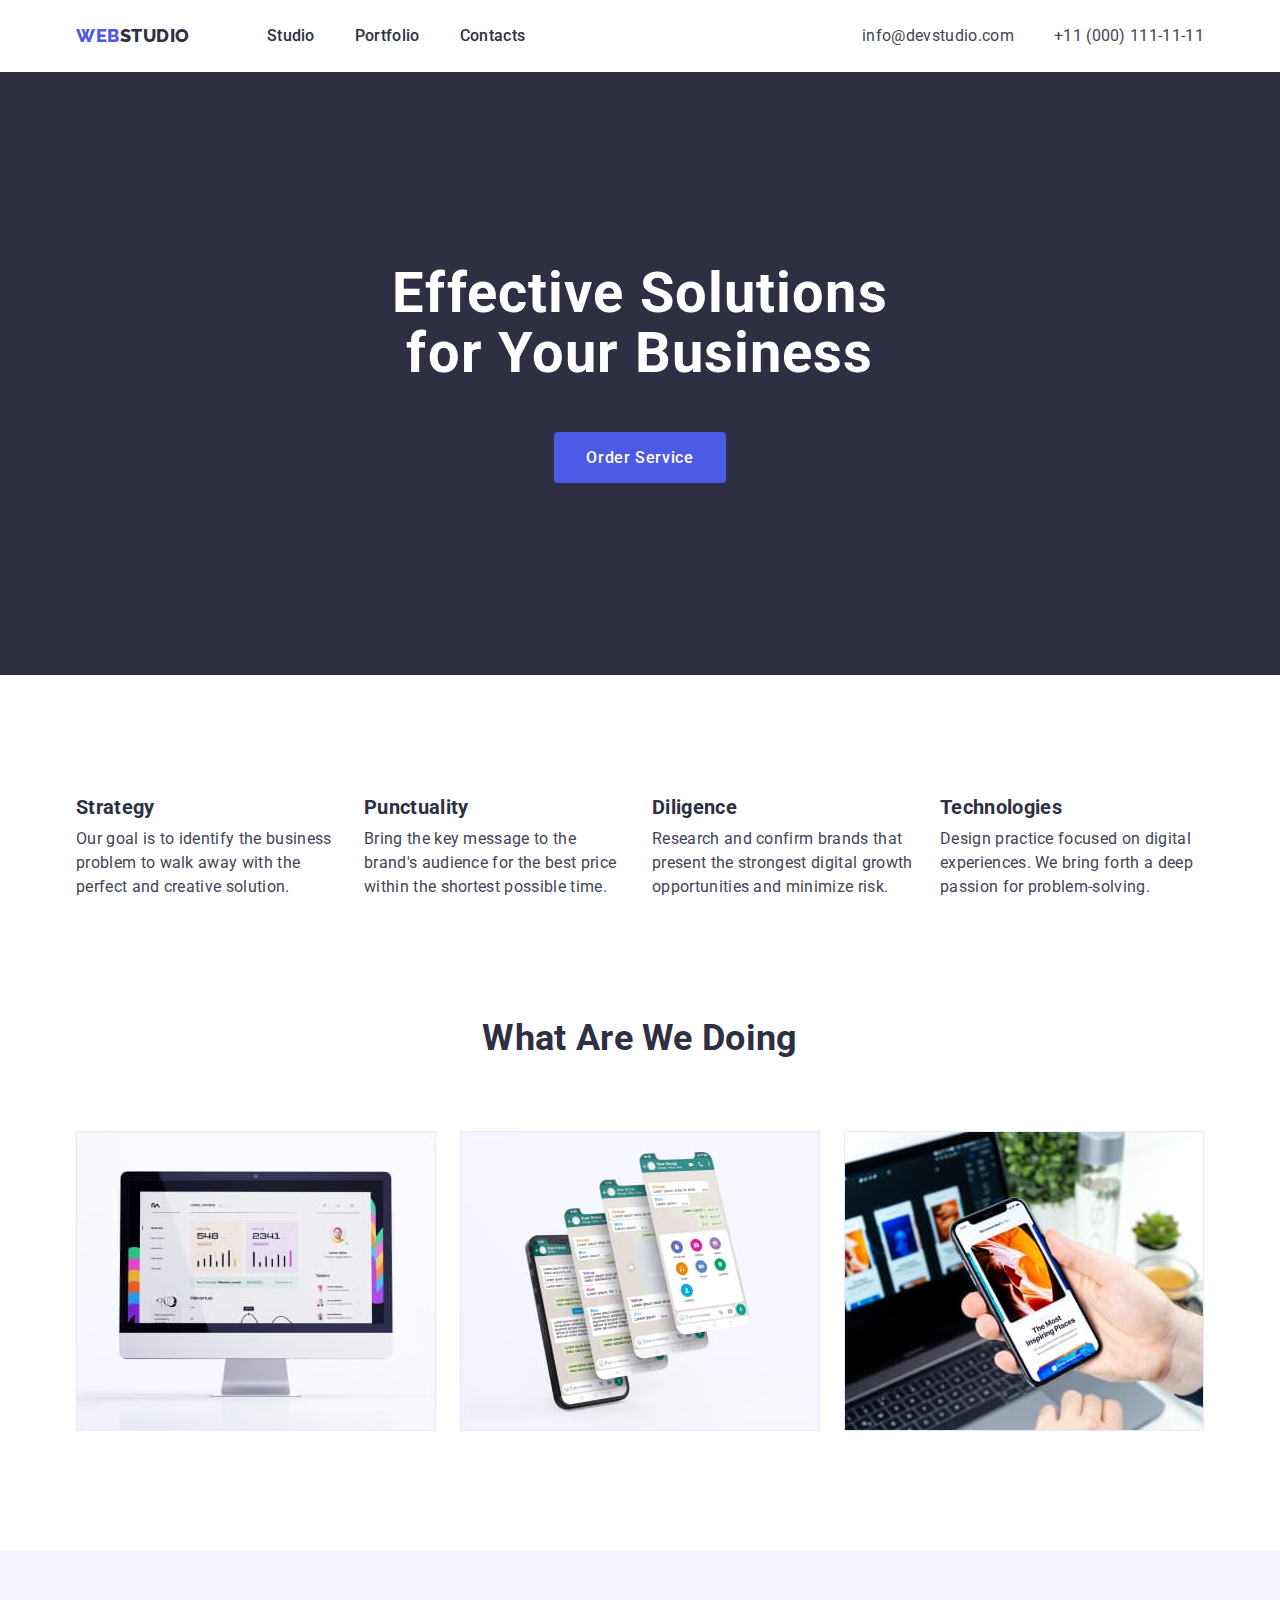
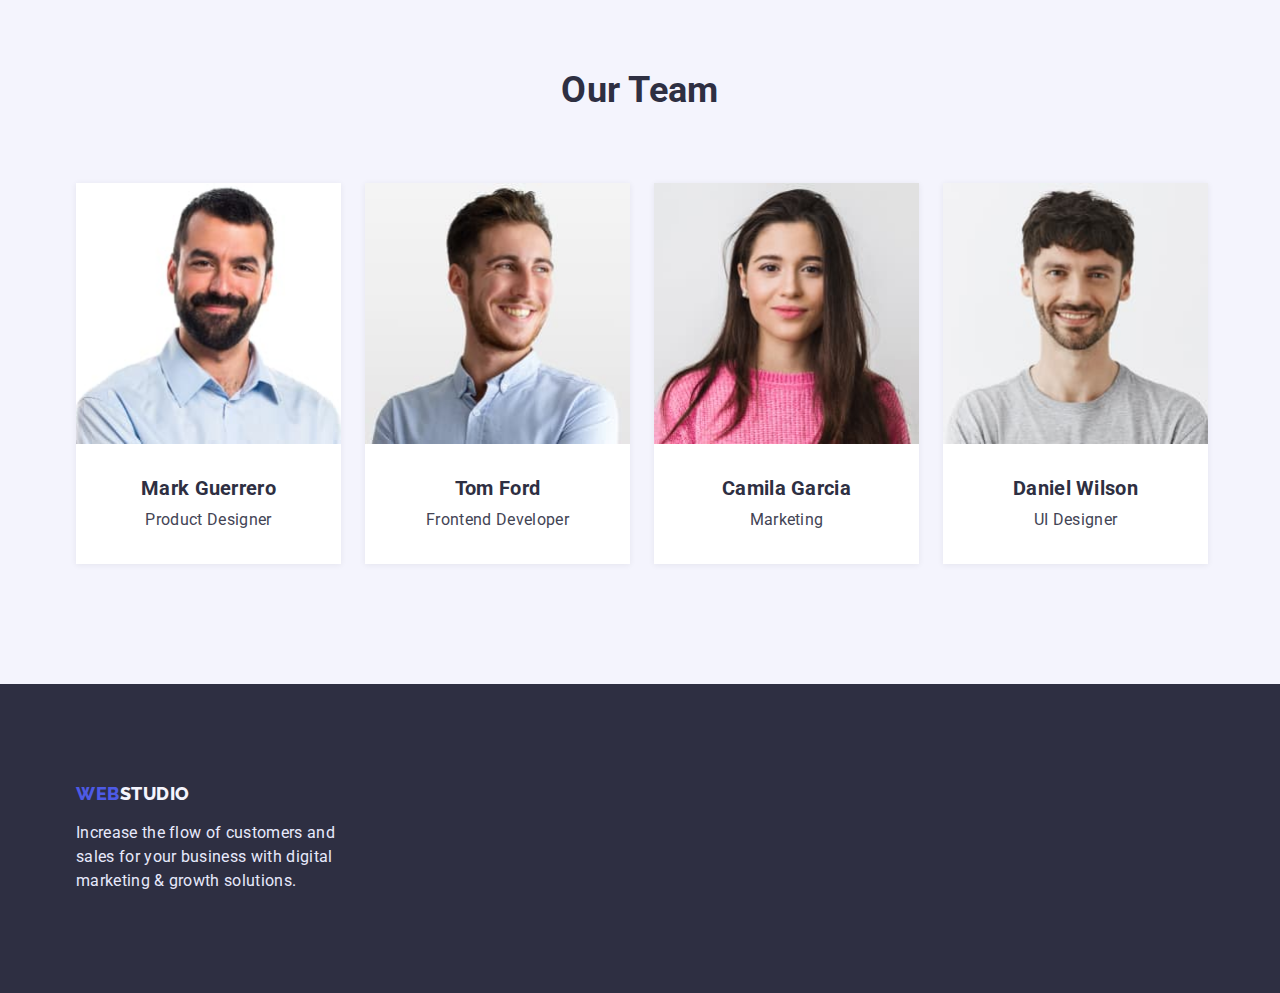
<file: index.html>
<!DOCTYPE html>
<html lang="en">
  <head>
    <meta charset="UTF-8" />
    <meta http-equiv="X-UA-Compatible" content="IE=edge" />
    <meta name="viewport" content="width=device-width, initial-scale=1.0" />
    <title>Webstudio</title>
    <link rel="preconnect" href="https://fonts.googleapis.com" />
    <link rel="preconnect" href="https://fonts.gstatic.com" crossorigin />
    <link
      href="https://fonts.googleapis.com/css2?family=Raleway:wght@700;800&family=Roboto:wght@400;500;700;900&display=swap"
      rel="stylesheet"
    />
    <link
      rel="stylesheet"
      href="https://cdn.jsdelivr.net/npm/modern-normalize@1.1.0/modern-normalize.min.css"
    />
    <link rel="stylesheet" href="./css/styles.css" />
  </head>
  <body>
    <!---INFO HEADER-->
    <header class="page-header">
      <div class="container page-header-container">
        <nav class="page-nav">
          <a class="logo-link link" href="./index.html"
            >Web<span class="logo-navy-blue">studio</span></a
          >
          <ul class="menu list">
            <li class="menu-item">
              <a class="menu-link link" href="">Studio</a>
            </li>
            <li class="menu-item">
              <a class="menu-link link" href="./portfolio.html">Portfolio</a>
            </li>
            <li class="menu-item">
              <a class="menu-link link" href="">Contacts</a>
            </li>
          </ul>
        </nav>
        <ul class="contact-information list">
          <li class="mail menu-contact">
            <a class="mail-adress link" href="mailto:info@devstudio.com"
              >info@devstudio.com</a
            >
          </li>
          <li class="tel menu-contact">
            <a class="phone-number link" href="tel:+110001111111"
              >+11 (000) 111-11-11</a
            >
          </li>
        </ul>
      </div>
    </header>

    <!--HERO-->
    <main>
      <section class="hero">
        <div class="container">
          <h1 class="hero-title">Effective Solutions for Your Business</h1>
          <button class="button-order" type="button">Order Service</button>
        </div>
      </section>

      <!--SECTION 1 FEATURE-->
      <section class="section-feature">
        <div class="container">
          <h2 class="visually-hidden titel">Feature</h2>
          <ul class="list feature-list">
            <li class="feature-item">
              <h3 class="subtitle">Strategy</h3>
              <p class="text">
                Our goal is to identify the business problem to walk away with
                the perfect and creative solution.
              </p>
            </li>
            <li class="feature-item">
              <h3 class="subtitle">Punctuality</h3>
              <p class="text">
                Bring the key message to the brand's audience for the best price
                within the shortest possible time.
              </p>
            </li>
            <li class="feature-item">
              <h3 class="subtitle">Diligence</h3>
              <p class="text">
                Research and confirm brands that present the strongest digital
                growth opportunities and minimize risk.
              </p>
            </li>
            <li class="feature-item">
              <h3 class="subtitle">Technologies</h3>
              <p class="text">
                Design practice focused on digital experiences. We bring forth a
                deep passion for problem-solving.
              </p>
            </li>
          </ul>
        </div>
      </section>

      <!--SECTION 2 WHAT ARE WE DOING-->
      <section class="section">
        <div class="container">
          <h2 class="titel">What are we doing</h2>
          <ul class="list work">
            <li>
              <img
                src="./images/monitorscreen.jpg"
                alt="computer screen"
                width="360"
              />
            </li>
            <li>
              <img
                src="./images/phonescreen.jpg"
                alt="mobile phone interface"
                width="360"
              />
            </li>
            <li>
              <img
                src="./images/phoneinheand.jpg"
                alt="phone in heand"
                width="360"
              />
            </li>
          </ul>
        </div>
      </section>

      <!--SECTION 3 ABOUT OUR TEAM-->
      <section class="team section">
        <div class="container">
          <h2 class="titel">Our Team</h2>
          <ul class="list team-members">
            <li class="team-list">
              <img
                src="./images/markguerrero.jpg"
                alt="Mark Guerrero photo"
                width="265"
              />
              <div class="team-name">
                <h3 class="subtitle">Mark Guerrero</h3>
                <p class="text">Product Designer</p>
              </div>
            </li>
            <li class="team-list">
              <img
                src="./images/tomford.jpg"
                alt="Tom Ford photo"
                width="265"
              />
              <div class="team-name">
                <h3 class="subtitle">Tom Ford</h3>
                <p class="text">Frontend Developer</p>
              </div>
            </li>
            <li class="team-list">
              <img
                src="./images/camilagarcia.jpg"
                alt="Camila Garcia photo"
                width="265"
              />
              <div class="team-name">
                <h3 class="subtitle">Camila Garcia</h3>
                <p class="text">Marketing</p>
              </div>
            </li>
            <li class="team-list">
              <img
                src="./images/danielwilson.jpg"
                alt="Mark Guerrero photo"
                width="265"
              />
              <div class="team-name">
                <h3 class="subtitle">Daniel Wilson</h3>
                <p class="text">UI Designer</p>
              </div>
            </li>
          </ul>
        </div>
      </section>
    </main>

    <!--FOOTER PART-->
    <footer class="footer">
      <div class="container">
        <div class="footer-size">
          <a class="logo-link link logo-block" href="./index.html">
            Web<span class="logo-cloud-color">studio</span></a
          >
          <p class="footer-text">
            Increase the flow of customers and sales for your business with
            digital marketing & growth solutions.
          </p>
        </div>
      </div>
    </footer>
  </body>
</html>
</file>
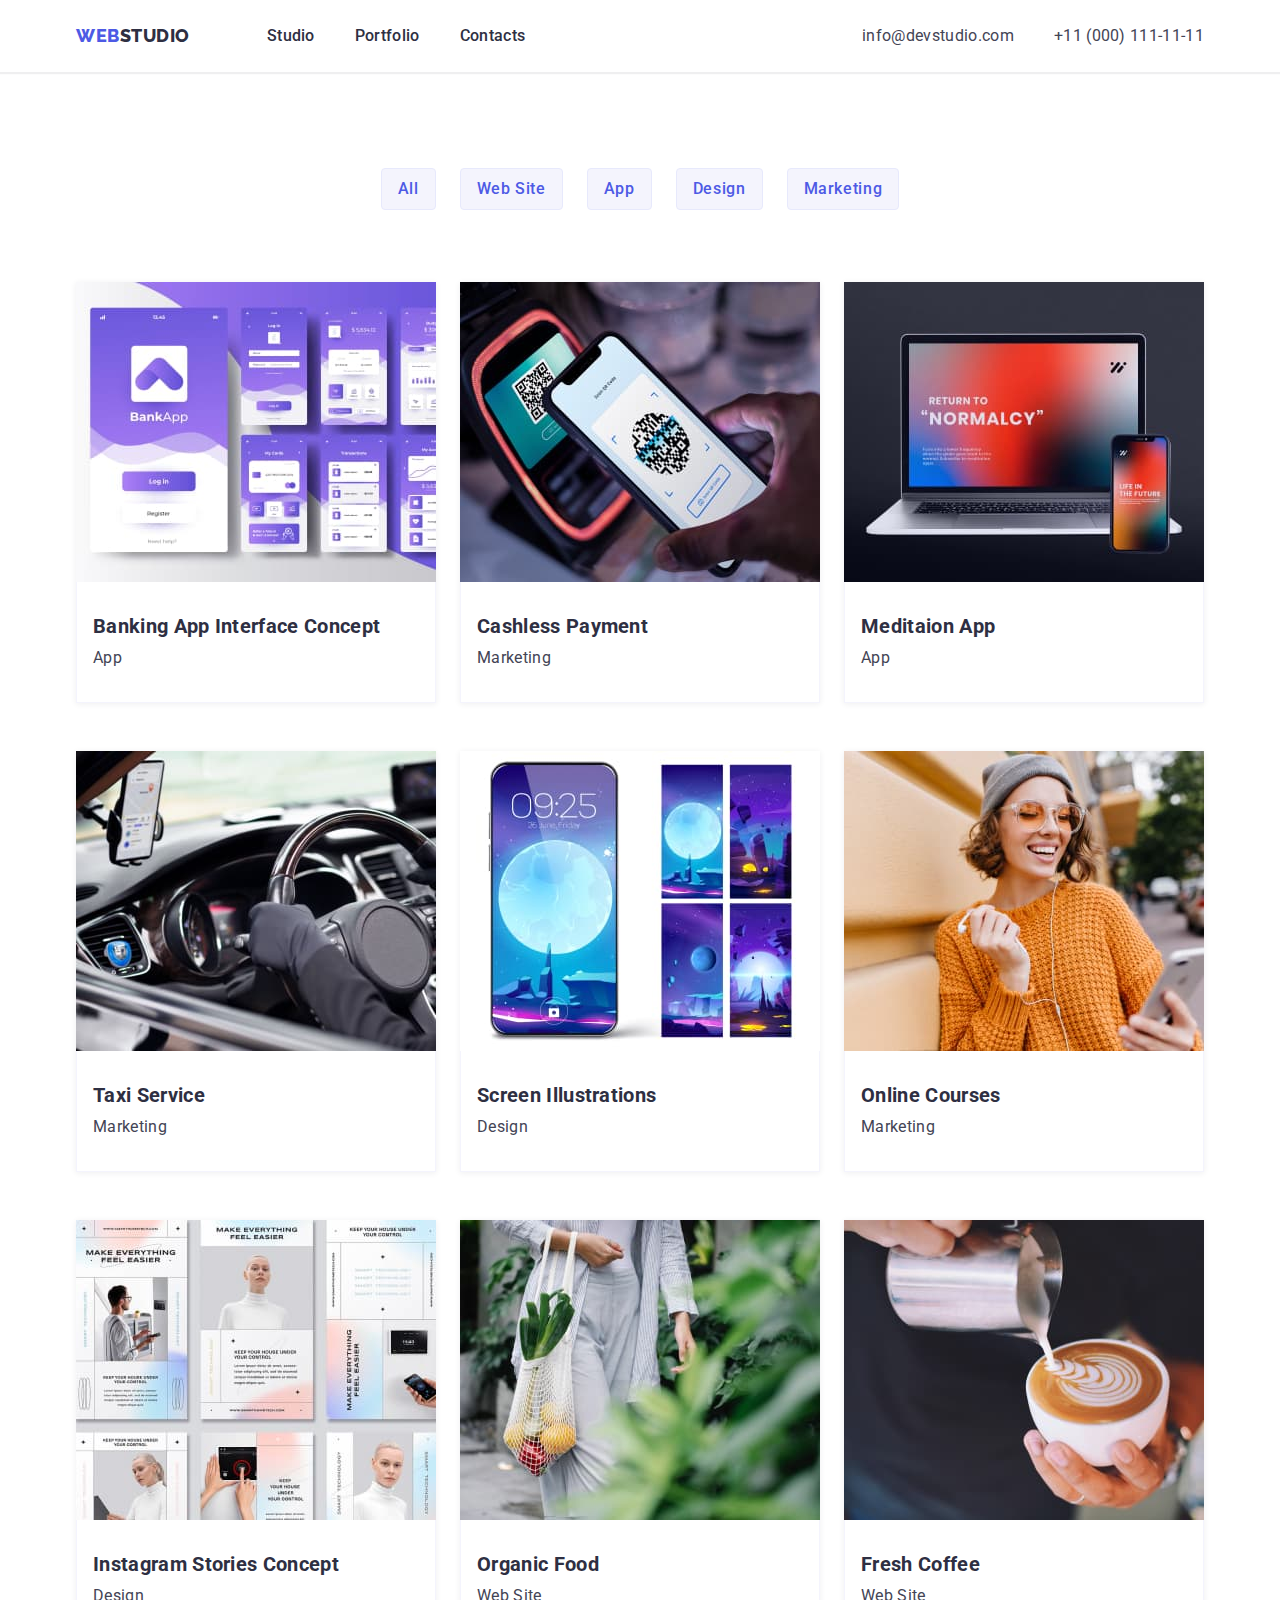
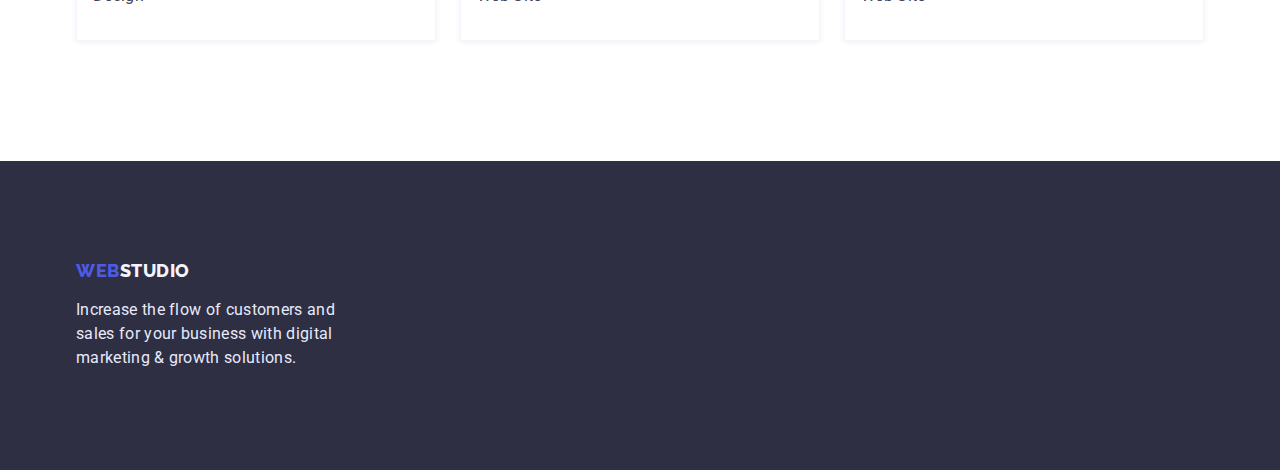
<file: portfolio.html>
<!DOCTYPE html>
<html lang="en">
  <head>
    <meta charset="UTF-8" />
    <meta http-equiv="X-UA-Compatible" content="IE=edge" />
    <meta name="viewport" content="width=device-width, initial-scale=1.0" />
    <title>Portfolio</title>
    <link rel="preconnect" href="https://fonts.googleapis.com" />
    <link rel="preconnect" href="https://fonts.gstatic.com" crossorigin />
    <link
      href="https://fonts.googleapis.com/css2?family=Raleway:wght@700;800&family=Roboto:wght@400;500;700;900&display=swap"
      rel="stylesheet"
    />
    <link
      rel="stylesheet"
      href="https://cdn.jsdelivr.net/npm/modern-normalize@1.1.0/modern-normalize.min.css"
    />
    <link rel="stylesheet" href="./css/styles.css" />
  </head>
  <body>
    <!---INFO HEADER-->
    <header class="page-header">
      <div class="container page-header-container">
        <nav class="page-nav">
          <a class="logo-link link" href="./index.html"
            >Web<span class="logo-navy-blue">studio</span></a
          >
          <ul class="menu list">
            <li class="menu-item">
              <a class="menu-link link" href="./index.html">Studio</a>
            </li>
            <li class="menu-item">
              <a class="menu-link link" href="">Portfolio</a>
            </li>
            <li class="menu-item">
              <a class="menu-link link" href="">Contacts</a>
            </li>
          </ul>
        </nav>
        <ul class="contact-information list">
          <li class="mail menu-contact">
            <a class="mail-adress link" href="mailto:info@devstudio.com"
              >info@devstudio.com</a
            >
          </li>
          <li class="tel menu-contact">
            <a class="phone-number link" href="tel:+110001111111"
              >+11 (000) 111-11-11</a
            >
          </li>
        </ul>
      </div>
    </header>

    <!--MAIN FILTERS LIST-->
    <main>
      <section>
        <div class="container">
          <h1 class="portfolio-title visually-hidden">Our product</h1>
          <ul class="list filters-list-item">
            <li>
              <button type="button" class="filters-list">All</button>
            </li>
            <li>
              <button type="button" class="filters-list">Web Site</button>
            </li>
            <li>
              <button type="button" class="filters-list">App</button>
            </li>
            <li>
              <button type="button" class="filters-list">Design</button>
            </li>
            <li>
              <button type="button" class="filters-list">Marketing</button>
            </li>
          </ul>

          <!--MAIN CONTENT PICTURES-->
          <ul class="list portfolio-list">
            <li class="portfolio-list-card">
              <img
                src="./images/banking-app.jpg"
                alt="Banking App Interface"
                width="360"
                height="300"
              />
              <div class="portfolio-card-text">
                <h2 class="subtitle">Banking App Interface Concept</h2>
                <p class="text">App</p>
              </div>
            </li>
            <li class="portfolio-list-card">
              <img
                src="./images/cashless-payment.jpg"
                alt="Phone scans QR code"
                width="360"
                height="300"
              />
              <div class="portfolio-card-text">
                <h2 class="subtitle">Cashless Payment</h2>
                <p class="text">Marketing</p>
              </div>
            </li>
            <li class="portfolio-list-card">
              <img
                src="./images/meditaion-app.jpg"
                alt="Lap top and phone"
                width="360"
                height="300"
              />
              <div class="portfolio-card-text">
                <h2 class="subtitle">Meditaion App</h2>
                <p class="text">App</p>
              </div>
            </li>
            <li class="portfolio-list-card">
              <img
                src="./images/taxi-service.jpg"
                alt="Interior in the car"
                width="360"
                height="300"
              />
              <div class="portfolio-card-text">
                <h2 class="subtitle">Taxi Service</h2>
                <p class="text">Marketing</p>
              </div>
            </li>
            <li class="portfolio-list-card">
              <img
                src="./images/screen-illustration.jpg"
                alt="Phone screen"
                width="360"
                height="300"
              />
              <div class="portfolio-card-text">
                <h2 class="subtitle">Screen Illustrations</h2>
                <p class="text">Design</p>
              </div>
            </li>
            <li class="portfolio-list-card">
              <img
                src="./images/online-courses.jpg"
                alt="Girl with a phone"
                width="360"
                height="300"
              />
              <div class="portfolio-card-text">
                <h2 class="subtitle">Online Courses</h2>
                <p class="text">Marketing</p>
              </div>
            </li>
            <li class="portfolio-list-card">
              <img
                src="./images/insta-stories.jpg"
                alt="Designer paintings"
                width="360"
                height="300"
              />
              <div class="portfolio-card-text">
                <h2 class="subtitle">Instagram Stories Concept</h2>
                <p class="text">Design</p>
              </div>
            </li>
            <li class="portfolio-list-card">
              <img
                src="./images/organic-food.jpg"
                alt="Woman with fruit"
                width="360"
                height="300"
              />
              <div class="portfolio-card-text">
                <h2 class="subtitle">Organic Food</h2>
                <p class="text">Web Site</p>
              </div>
            </li>
            <li class="portfolio-list-card">
              <img
                src="./images/fresh-coffee.jpg"
                alt="Barista makes coffee"
                width="360"
                height="300"
              />
              <div class="portfolio-card-text">
                <h2 class="subtitle">Fresh Coffee</h2>
                <p class="text">Web Site</p>
              </div>
            </li>
          </ul>
        </div>
      </section>
    </main>

    <!--FOOTER PART-->
    <footer class="footer">
      <div class="container">
        <div class="footer-size">
          <a class="logo-link link logo-block" href="./index.html">
            Web<span class="logo-cloud-color">studio</span></a
          >
          <p class="footer-text">
            Increase the flow of customers and sales for your business with
            digital marketing & growth solutions.
          </p>
        </div>
      </div>
    </footer>
  </body>
</html>
</file>
<file: css/styles.css>
/* ЗМІННІ ЗНАЧЕННЯ */

:root {
    --accent-color: #2E2F42;
    --secondary-color: #434455;
    --iris-color: #4D5AE5;
    --primary-white-color: #FFFFFF;
    --button-active-color: #404BBF;
    --cloud-color: #F4F4FD;
    --footer-text-color: #E7E9FC;
    --header-color-shadow: 0px 2px 1px rgba(46, 47, 66, 0.08);
    --team-list-color-shadow: 0px 1px 6px rgba(46, 47, 66, 0.08);
    --portolio-card-shadow: 0px 1px 6px rgba(46, 47, 66, 0.08);

}


/* ДЕФОЛТНІ СКИДАННЯ */

h1,
h2,
h3,
h4,
p {
    margin-top: 0;
    margin-bottom: 0;
}

ul,
ol {
    margin-top: 0;
    margin-bottom: 0;
    padding-left: 0;
}

img {
    display: block;
}


.list {
    list-style: none;
}

.link {
    text-decoration: none;
}

button {
    cursor: pointer;
}

/* ГЛОБАЛЬНІ ЗНАЧЕННЯ */
body {
    color: var(--accent-color);
    background-color: var(--primary-white-color);
    font-family: 'Roboto', sans-serif;
    font-weight: 400;
    font-size: 16px;
    line-height: 1.5;
    letter-spacing: 0.02em;
}

.container {
    width: 1158px;
    margin-left: auto;
    margin-right: auto;
    padding-left: 15px;
    padding-right: 15px;
}

.section {
    padding-top: 120px;
    padding-bottom: 120px;
}


/* WEBSTUDIO */

/* HEADER STYLES */

.page-header {
    padding-top: 24px;
    padding-bottom: 24px;
    box-shadow: var(--header-color-shadow);
}

.page-header-container {
    display: flex;
    align-items: center;
}

.page-nav {
    display: flex;
    align-items: center;
}

.menu {
    display: flex;
    align-items: center;
}

.contact-information {
    margin-left: auto;
    display: flex;
    align-items: center;
}

.logo-link {
    margin-right: 77px;

    font-family: 'Raleway', sans-serif;
    font-weight: 800;
    font-size: 18px;
    line-height: 1.16;
    letter-spacing: 0.03em;
    color: var(--iris-color);
    text-transform: uppercase;
}


.logo-navy-blue {
    color: var(--accent-color);
}

.menu-item:not(:last-child) {
    margin-right: 40px;
}

.menu-link {
    font-weight: 500;
    color: var(--accent-color);
}

.menu-link:hover,
.menu-link:focus {
    color: var(--secondary-color);
}

.menu-link:active {
    color: var(--iris-color);
}

.mail-adress,
.phone-number {
    color: var(--secondary-color);
}

.phone-number:hover,
.mail-adress:hover,
.phone-number:focus,
.mail-adress:focus {
    color: var(--iris-color);
}

.menu-contact:first-child {
    margin-right: 40px;
}

/* HERO */

.hero {
    padding-top: 192px;
    padding-bottom: 192px;
    text-align: center;
    background: var(--accent-color);
}

.hero-title {
    margin-left: auto;
    margin-right: auto;
    margin-bottom: 48px;
    max-width: 500px;
    font-weight: 700;
    font-size: 56px;
    line-height: 1.07;
    letter-spacing: 0.02em;
    color: var(--primary-white-color);
}

.button-order {
    padding: 16px 32px;
    border: none;
    border-radius: 4px;
    font-family: inherit;
    font-weight: 500;
    font-size: 16px;
    line-height: 1.19;
    letter-spacing: 0.04em;
    color: var(--primary-white-color);
    background: var(--iris-color);
}

.button-order:hover,
.button-order:focus {
    background: var(--iris-color);
}

.button-order:active {
    background: var(--button-active-color);
}

/* < !--SECTION 1 FEATURE--> */

.section-feature {
    padding-top: 120px;
}

.feature-list {
    display: flex;
    justify-content: center;
    align-items: center;
    gap: 24px;
}

.feature-item {
    width: 264px;
}


.visually-hidden {
    position: absolute;
    white-space: nowrap;
    width: 1px;
    height: 1px;
    overflow: hidden;
    border: 0;
    padding: 0;
    clip: rect(0 0 0 0);
    clip-path: inset(50%);
    margin: -1px;
}

.titel {
    font-weight: 700;
    font-size: 36px;
    line-height: 1.11;
    text-align: center;
    text-transform: capitalize;
    color: var(--accent-color);
    margin-bottom: 72px;
}

.subtitle {
    font-weight: 700;
    font-size: 20px;
    line-height: 1.2;
    color: var(--accent-color);
    margin-bottom: 8px;
}

.text {
    color: var(--secondary-color);
}

/* SECTION 2 WHAT ARE WE DOING */

.work {
    display: flex;
    align-items: center;
    gap: 24px;
}


/* < !--SECTION 3 ABOUT OUR TEAM-->*/
.team {
    background-color: var(--cloud-color);
}

.team-list {
    background-color: var(--primary-white-color);
    box-shadow: var(--team-list-color-shadow)
}

.team-members {
    display: flex;
    align-items: center;
    gap: 24px;

}

.team-name {
    padding: 32px 16px;
    text-align: center;
}

/* PORTFOLIO */

.portfolio-title {
    font-weight: 500;
    font-size: 56px;
    line-height: 1.07;
    letter-spacing: 0.02em;
    color: var(--accent-color);
}

.filters-list {
    padding: 8px 16px;
    border: 1px solid var(--footer-text-color);
    border-radius: 4px;
    font-family: inherit;
    font-weight: 500;
    font-size: 16px;
    line-height: 1.5;
    border-radius: 4px;
    letter-spacing: 0.04em;
    color: var(--iris-color);
    background: var(--cloud-color);
    text-align: center;
}

.filters-list:hover,
.filters-list:focus {
    color: var(--primary-white-color);
    background-color: var(--iris-color);
}

.filters-list:active {
    color: var(--primary-white-color);
    background-color: var(--iris-color);
}

.filters-list-item {
    display: flex;
    justify-content: center;
    align-items: center;
    gap: 24px;
    padding-top: 96px;
    margin-bottom: 72px;
}

.portfolio-list {
    display: flex;
    flex-wrap: wrap;
    row-gap: 48px;
    column-gap: 24px;
    padding-bottom: 120px;

}

.portfolio-list-card {
    box-shadow: var(--portolio-card-shadow);
}

.portfolio-card-text {
    border-left-width: 0.5px;
    border-left-style: solid;
    border-left-color: var(--cloud-color);
    border-bottom-width: 0.5px;
    border-bottom-style: solid;
    border-bottom-color: var(--cloud-color);
    border-right-width: 0.5px;
    border-right-style: solid;
    border-right-color: var(--cloud-color);

    padding-top: 32px;
    padding-bottom: 32px;
    padding-left: 16px;
}

/* < !--FOOTER PART--> */

.footer .logo-block {
    display: block;
    margin-bottom: 16px;
    margin-right: 0;
}

.footer {
    padding-top: 100px;
    padding-bottom: 100px;
    background: var(--accent-color);
}

.footer-size {
    width: 264px;
}

.logo-cloud-color {
    font-family: 'Raleway', sans-serif;
    font-weight: 800;
    font-size: 18px;
    line-height: 1.16;
    letter-spacing: 0.03em;
    color: var(--cloud-color);
    text-transform: uppercase;
}

.footer-text {
    color: var(--footer-text-color);
}
</file>
